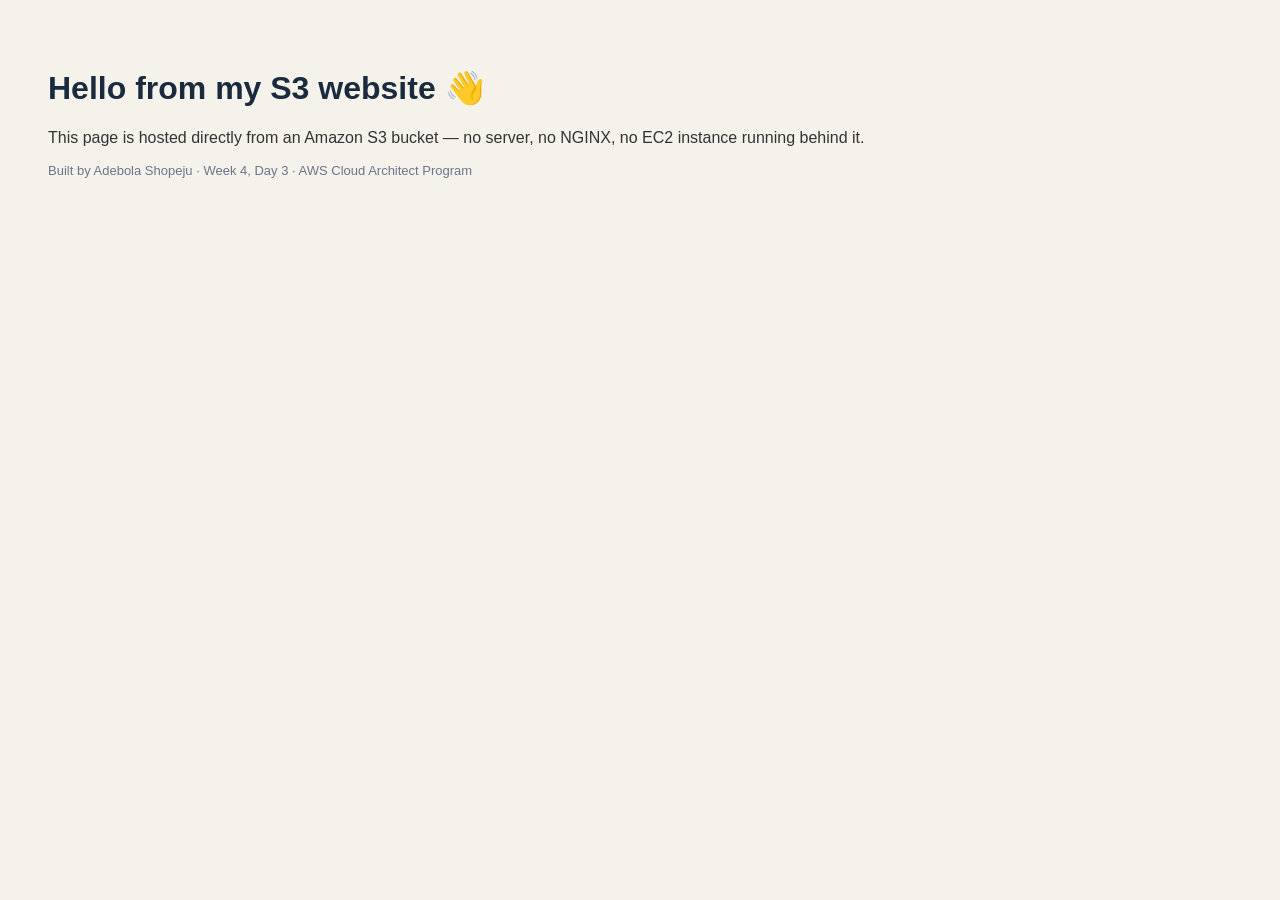
<file: week4/labs/w4-d3/index.html>
<!DOCTYPE html>
<html>
<head>
  <meta charset="UTF-8">
  <title>Adebola's S3 Website</title>
</head>
<body style="font-family: sans-serif; background-color: #f5f2ec; padding: 40px;">
  <h1 style="color: #1A2B3E;">Hello from my S3 website 👋</h1>
  <p style="color: #333; font-size: 16px;">
    This page is hosted directly from an Amazon S3 bucket — no server, no NGINX, no EC2 instance running behind it.
  </p>
  <p style="color: #6b7589; font-size: 13px;">
    Built by Adebola Shopeju · Week 4, Day 3 · AWS Cloud Architect Program
  </p>
</body>
</html>
</file>
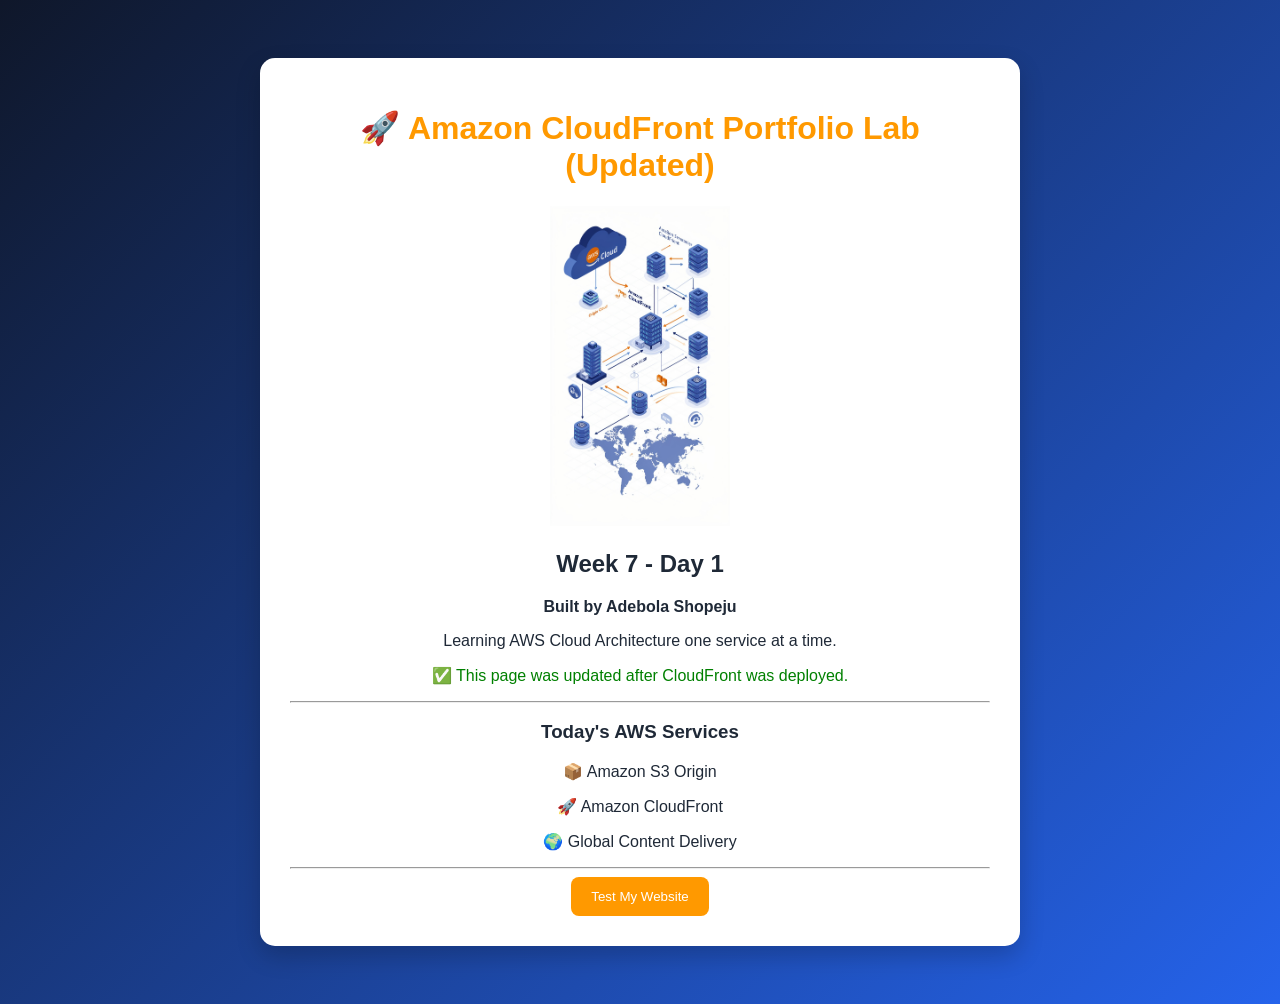
<file: week07/labs/W7-D1/website/index.html>
<!DOCTYPE html>
<html lang="en">
<head>
    <meta charset="UTF-8">
    <meta name="viewport" content="width=device-width, initial-scale=1.0">
    <title>Amazon CloudFront Portfolio Lab</title>

    <link rel="stylesheet" href="style.css">
</head>

<body>

<div class="container">

    <h1>🚀 Amazon CloudFront Portfolio Lab (Updated)</h1>

    <img src="images/aws-cloud.png" alt="AWS Cloud" width="180">

    <h2>Week 7 - Day 1</h2>

    <p><strong>Built by Adebola Shopeju</strong></p>

    <p>
        Learning AWS Cloud Architecture one service at a time.
    </p>

    <p style="color: green;">
        ✅ This page was updated after CloudFront was deployed.
    </p>

    <hr>

    <h3>Today's AWS Services</h3>

    <p>📦 Amazon S3 Origin</p>
    <p>🚀 Amazon CloudFront</p>
    <p>🌍 Global Content Delivery</p>

    <hr>

    <button onclick="showMessage()">
        Test My Website
    </button>

</div>

<script src="script.js"></script>

</body>
</html>
</file>
<file: week07/labs/W7-D1/website/style.css>
body {
    font-family: Arial, sans-serif;
    background: linear-gradient(135deg, #0F172A, #2563EB);
    color: white;
    text-align: center;
    padding: 50px;
}

.container {
    background: white;
    color: #1F2937;
    max-width: 700px;
    margin: auto;
    padding: 30px;
    border-radius: 15px;
    box-shadow: 0 10px 25px rgba(0,0,0,0.2);
}

h1 {
    color: #FF9900;
}

button {
    background: #FF9900;
    color: white;
    border: none;
    padding: 12px 20px;
    border-radius: 8px;
    cursor: pointer;
}

button:hover {
    background: #e68a00;
}
</file>
